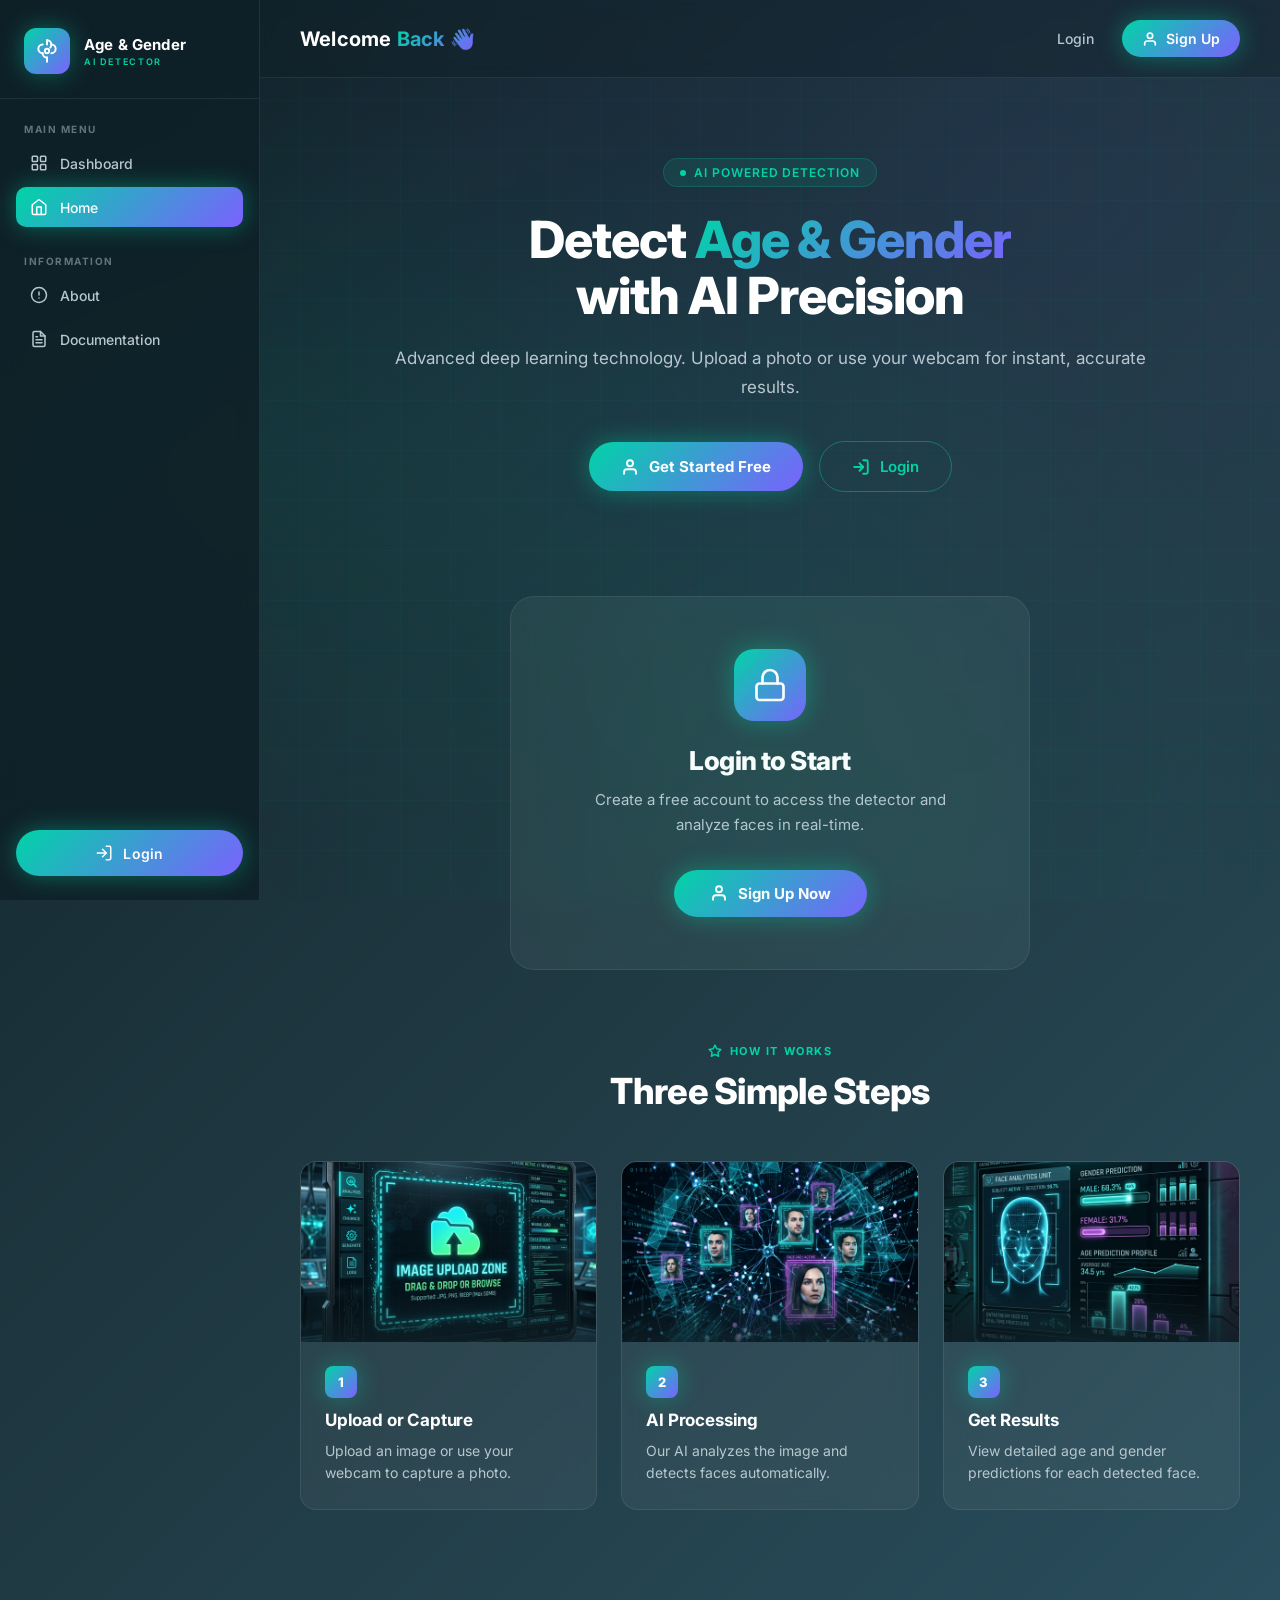
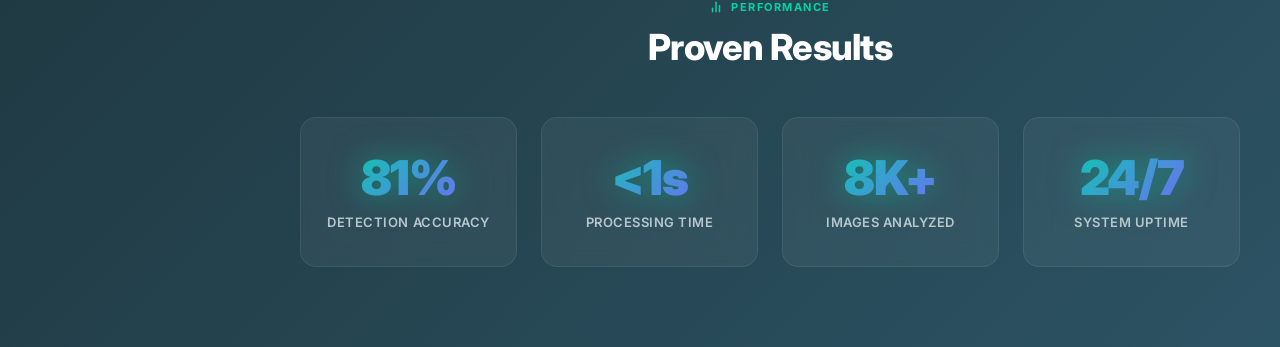
<file: templates/landing.html>
<!DOCTYPE html>
<html lang="en">
<head>
  <meta charset="UTF-8" />
  <meta name="viewport" content="width=device-width, initial-scale=1.0" />
  <title>Age & Gender AI Detector — Advanced Face Analysis</title>
  <meta name="description" content="AI-powered age and gender detection using advanced deep learning technology. Upload a photo or use your webcam for instant, accurate results." />
  <meta name="keywords" content="age detection, gender detection, AI, face analysis, deep learning, computer vision" />
  <link rel="preconnect" href="https://fonts.googleapis.com" />
  <link rel="preconnect" href="https://fonts.gstatic.com" crossorigin />
  <link href="https://fonts.googleapis.com/css2?family=Inter:wght@300;400;500;600;700;800;900&display=swap" rel="stylesheet" />
  <link rel="stylesheet" href="/static/css/landing.css" />
</head>
<body>

<!-- ================================================================
     APP WRAPPER
     ================================================================ -->
<div class="app-wrapper" id="appWrapper">

  <!-- Sidebar Overlay (mobile) -->
  <div class="sidebar-overlay" id="sidebarOverlay" onclick="closeSidebar()"></div>

  <!-- ============================================================
       LEFT SIDEBAR
       ============================================================ -->
  <aside class="sidebar" id="sidebar">

    <!-- Logo -->
    <div class="sidebar-logo">
      <div class="logo-icon">
        <!-- Brain / AI icon -->
        <svg xmlns="http://www.w3.org/2000/svg" viewBox="0 0 24 24" fill="none" stroke="currentColor" stroke-width="1.8" stroke-linecap="round" stroke-linejoin="round">
          <path d="M12 2a4 4 0 0 1 4 4c0 1.1-.4 2.1-1 2.8"/>
          <path d="M8 6a4 4 0 0 0 0 8"/>
          <path d="M12 18v4"/>
          <path d="M8 14a4 4 0 0 0 4 4"/>
          <circle cx="12" cy="12" r="2"/>
          <path d="M16 6a4 4 0 0 1 0 8"/>
          <path d="M12 6V2"/>
        </svg>
      </div>
      <div class="logo-text">
        <div class="logo-title">Age &amp; Gender</div>
        <div class="logo-subtitle">AI Detector</div>
      </div>
    </div>

    <!-- Navigation -->
    <nav class="sidebar-nav">

      <!-- MAIN MENU -->
      <div>
        <div class="nav-section-title">Main Menu</div>
        <div class="nav-section">
          <a href="#" class="nav-item" id="nav-dashboard" onclick="handleNav('dashboard', event)">
            <svg class="nav-icon" xmlns="http://www.w3.org/2000/svg" viewBox="0 0 24 24" fill="none" stroke="currentColor" stroke-width="2" stroke-linecap="round" stroke-linejoin="round">
              <rect x="3" y="3" width="7" height="7" rx="1"/>
              <rect x="14" y="3" width="7" height="7" rx="1"/>
              <rect x="3" y="14" width="7" height="7" rx="1"/>
              <rect x="14" y="14" width="7" height="7" rx="1"/>
            </svg>
            <span class="nav-label">Dashboard</span>
          </a>

          <a href="#" class="nav-item active" id="nav-home" onclick="handleNav('home', event)">
            <svg class="nav-icon" xmlns="http://www.w3.org/2000/svg" viewBox="0 0 24 24" fill="none" stroke="currentColor" stroke-width="2" stroke-linecap="round" stroke-linejoin="round">
              <path d="M3 9l9-7 9 7v11a2 2 0 0 1-2 2H5a2 2 0 0 1-2-2z"/>
              <polyline points="9,22 9,12 15,12 15,22"/>
            </svg>
            <span class="nav-label">Home</span>
          </a>
        </div>
      </div>

      <!-- INFORMATION -->
      <div>
        <div class="nav-section-title">Information</div>
        <div class="nav-section">
          <a href="#" class="nav-item" id="nav-about" onclick="handleNav('about', event)">
            <svg class="nav-icon" xmlns="http://www.w3.org/2000/svg" viewBox="0 0 24 24" fill="none" stroke="currentColor" stroke-width="2" stroke-linecap="round" stroke-linejoin="round">
              <circle cx="12" cy="12" r="10"/>
              <line x1="12" y1="8" x2="12" y2="12"/>
              <line x1="12" y1="16" x2="12.01" y2="16"/>
            </svg>
            <span class="nav-label">About</span>
          </a>

          <a href="#" class="nav-item" id="nav-docs" onclick="handleNav('docs', event)">
            <svg class="nav-icon" xmlns="http://www.w3.org/2000/svg" viewBox="0 0 24 24" fill="none" stroke="currentColor" stroke-width="2" stroke-linecap="round" stroke-linejoin="round">
              <path d="M14 2H6a2 2 0 0 0-2 2v16a2 2 0 0 0 2 2h12a2 2 0 0 0 2-2V8z"/>
              <polyline points="14,2 14,8 20,8"/>
              <line x1="16" y1="13" x2="8" y2="13"/>
              <line x1="16" y1="17" x2="8" y2="17"/>
              <polyline points="10,9 9,9 8,9"/>
            </svg>
            <span class="nav-label">Documentation</span>
          </a>
        </div>
      </div>

    </nav>

    <!-- Sidebar Login Button -->
    <div class="sidebar-footer">
      <button class="sidebar-login-btn" id="sidebarLoginBtn" onclick="goToLogin()">
        <svg xmlns="http://www.w3.org/2000/svg" viewBox="0 0 24 24" fill="none" stroke="currentColor" stroke-width="2" stroke-linecap="round" stroke-linejoin="round">
          <path d="M15 3h4a2 2 0 0 1 2 2v14a2 2 0 0 1-2 2h-4"/>
          <polyline points="10,17 15,12 10,7"/>
          <line x1="15" y1="12" x2="3" y2="12"/>
        </svg>
        Login
      </button>
    </div>
  </aside>

  <!-- ============================================================
       MAIN CONTENT
       ============================================================ -->
  <main class="main-content" id="mainContent">

    <!-- TOP NAVBAR -->
    <header class="top-navbar">
      <div style="display:flex;align-items:center;gap:16px;">
        <!-- Hamburger (mobile) -->
        <button class="hamburger" id="hamburgerBtn" onclick="toggleSidebar()" aria-label="Toggle menu">
          <span></span>
          <span></span>
          <span></span>
        </button>
        <h1 class="navbar-welcome">Welcome <span>Back 👋</span></h1>
      </div>
      <div class="navbar-actions">
        <button class="btn-text" id="navLoginBtn" onclick="goToLogin()">Login</button>
        <button class="btn-primary" id="navSignupBtn" onclick="goToSignup()">
          <svg xmlns="http://www.w3.org/2000/svg" width="16" height="16" viewBox="0 0 24 24" fill="none" stroke="currentColor" stroke-width="2.5" stroke-linecap="round" stroke-linejoin="round">
            <path d="M20 21v-2a4 4 0 0 0-4-4H8a4 4 0 0 0-4 4v2"/>
            <circle cx="12" cy="7" r="4"/>
          </svg>
          Sign Up
        </button>
      </div>
    </header>

    <!-- MAIN SCROLL CONTENT -->
    <div class="content-area">

      <!-- =====================================================
           HERO SECTION
           ===================================================== -->
      <section class="hero-section" id="heroSection">

        <div class="hero-badge fade-in-up">
          <span class="hero-badge-dot"></span>
          AI Powered Detection
        </div>

        <h2 class="hero-title fade-in-up delay-1">
          Detect <span class="gradient-text">Age & Gender</span><br/>with AI Precision
        </h2>

        <p class="hero-description fade-in-up delay-2">
          Advanced deep learning technology. Upload a photo or use your webcam
          for instant, accurate results.
        </p>

        <div class="hero-buttons fade-in-up delay-3">
          <button class="btn-hero-primary" id="heroGetStartedBtn" onclick="goToSignup()">
            <svg xmlns="http://www.w3.org/2000/svg" width="18" height="18" viewBox="0 0 24 24" fill="none" stroke="currentColor" stroke-width="2.5" stroke-linecap="round" stroke-linejoin="round">
              <path d="M20 21v-2a4 4 0 0 0-4-4H8a4 4 0 0 0-4 4v2"/>
              <circle cx="12" cy="7" r="4"/>
            </svg>
            Get Started Free
          </button>
          <button class="btn-hero-outlined" id="heroLoginBtn" onclick="goToLogin()">
            <svg xmlns="http://www.w3.org/2000/svg" width="18" height="18" viewBox="0 0 24 24" fill="none" stroke="currentColor" stroke-width="2.5" stroke-linecap="round" stroke-linejoin="round">
              <path d="M15 3h4a2 2 0 0 1 2 2v14a2 2 0 0 1-2 2h-4"/>
              <polyline points="10,17 15,12 10,7"/>
              <line x1="15" y1="12" x2="3" y2="12"/>
            </svg>
            Login
          </button>
        </div>
      </section>

      <!-- =====================================================
           LOGIN CARD SECTION
           ===================================================== -->
      <section class="login-card-section" id="loginCardSection">
        <div class="login-card fade-in-up">
          <div class="lock-icon-wrapper">
            <svg xmlns="http://www.w3.org/2000/svg" viewBox="0 0 24 24" fill="none" stroke="currentColor" stroke-width="1.8" stroke-linecap="round" stroke-linejoin="round">
              <rect x="3" y="11" width="18" height="11" rx="2" ry="2"/>
              <path d="M7 11V7a5 5 0 0 1 10 0v4"/>
            </svg>
          </div>
          <h3 class="login-card-title">Login to Start</h3>
          <p class="login-card-desc">
            Create a free account to access the detector and analyze faces in real-time.
          </p>
          <button class="btn-signup" id="loginCardSignupBtn" onclick="goToSignup()">
            <svg xmlns="http://www.w3.org/2000/svg" width="18" height="18" viewBox="0 0 24 24" fill="none" stroke="currentColor" stroke-width="2.5" stroke-linecap="round" stroke-linejoin="round">
              <path d="M20 21v-2a4 4 0 0 0-4-4H8a4 4 0 0 0-4 4v2"/>
              <circle cx="12" cy="7" r="4"/>
            </svg>
            Sign Up Now
          </button>
        </div>
      </section>

      <!-- =====================================================
           FEATURES SECTION
           ===================================================== -->
      <section class="features-section" id="featuresSection">
        <div class="section-header fade-in-up">
          <div class="section-label">
            <svg xmlns="http://www.w3.org/2000/svg" width="14" height="14" viewBox="0 0 24 24" fill="none" stroke="currentColor" stroke-width="2.5" stroke-linecap="round" stroke-linejoin="round">
              <polygon points="12,2 15.09,8.26 22,9.27 17,14.14 18.18,21.02 12,17.77 5.82,21.02 7,14.14 2,9.27 8.91,8.26"/>
            </svg>
            How It Works
          </div>
          <h2 class="section-title">Three Simple Steps</h2>
        </div>

        <div class="features-grid">

          <!-- Card 1 -->
          <div class="feature-card fade-in-up delay-1" id="featureCard1">
            <div class="feature-card-image-wrapper">
              <img
                class="feature-card-image"
                src="/static/images/upload_feature.png"
                alt="Upload or Capture feature"
                loading="lazy"
                onerror="this.src='data:image/svg+xml,<svg xmlns=%22http://www.w3.org/2000/svg%22 width=%22400%22 height=%22180%22><rect fill=%22%230f2027%22 width=%22400%22 height=%22180%22/><text x=%2250%25%22 y=%2250%25%22 dominant-baseline=%22middle%22 text-anchor=%22middle%22 fill=%22%2300d4a7%22 font-size=%2240%22>📁</text></svg>'"
              />
            </div>
            <div class="feature-card-body">
              <div class="feature-card-number">1</div>
              <h3 class="feature-card-title">Upload or Capture</h3>
              <p class="feature-card-text">Upload an image or use your webcam to capture a photo.</p>
            </div>
          </div>

          <!-- Card 2 -->
          <div class="feature-card fade-in-up delay-2" id="featureCard2">
            <div class="feature-card-image-wrapper">
              <img
                class="feature-card-image"
                src="/static/images/ai_processing.png"
                alt="AI Processing feature"
                loading="lazy"
                onerror="this.src='data:image/svg+xml,<svg xmlns=%22http://www.w3.org/2000/svg%22 width=%22400%22 height=%22180%22><rect fill=%22%230f2027%22 width=%22400%22 height=%22180%22/><text x=%2250%25%22 y=%2250%25%22 dominant-baseline=%22middle%22 text-anchor=%22middle%22 fill=%22%237b61ff%22 font-size=%2240%22>🤖</text></svg>'"
              />
            </div>
            <div class="feature-card-body">
              <div class="feature-card-number">2</div>
              <h3 class="feature-card-title">AI Processing</h3>
              <p class="feature-card-text">Our AI analyzes the image and detects faces automatically.</p>
            </div>
          </div>

          <!-- Card 3 -->
          <div class="feature-card fade-in-up delay-3" id="featureCard3">
            <div class="feature-card-image-wrapper">
              <img
                class="feature-card-image"
                src="/static/images/results_feature.png"
                alt="Get Results feature"
                loading="lazy"
                onerror="this.src='data:image/svg+xml,<svg xmlns=%22http://www.w3.org/2000/svg%22 width=%22400%22 height=%22180%22><rect fill=%22%230f2027%22 width=%22400%22 height=%22180%22/><text x=%2250%25%22 y=%2250%25%22 dominant-baseline=%22middle%22 text-anchor=%22middle%22 fill=%22%2300d4a7%22 font-size=%2240%22>📊</text></svg>'"
              />
            </div>
            <div class="feature-card-body">
              <div class="feature-card-number">3</div>
              <h3 class="feature-card-title">Get Results</h3>
              <p class="feature-card-text">View detailed age and gender predictions for each detected face.</p>
            </div>
          </div>

        </div>
      </section>

      <!-- =====================================================
           STATISTICS SECTION
           ===================================================== -->
      <section class="stats-section" id="statsSection">
        <div class="section-header fade-in-up">
          <div class="section-label">
            <svg xmlns="http://www.w3.org/2000/svg" width="14" height="14" viewBox="0 0 24 24" fill="none" stroke="currentColor" stroke-width="2.5" stroke-linecap="round" stroke-linejoin="round">
              <line x1="18" y1="20" x2="18" y2="10"/>
              <line x1="12" y1="20" x2="12" y2="4"/>
              <line x1="6"  y1="20" x2="6"  y2="14"/>
            </svg>
            Performance
          </div>
          <h2 class="section-title">Proven Results</h2>
        </div>

        <div class="stats-grid">
          <div class="stat-card fade-in-up delay-1" id="statCard1">
            <span class="stat-number" data-target="99" data-suffix="%">0%</span>
            <div class="stat-label">Detection Accuracy</div>
          </div>
          <div class="stat-card fade-in-up delay-2" id="statCard2">
            <span class="stat-number">&lt;1s</span>
            <div class="stat-label">Processing Time</div>
          </div>
          <div class="stat-card fade-in-up delay-3" id="statCard3">
            <span class="stat-number" data-target="10000" data-suffix="K+">0K+</span>
            <div class="stat-label">Images Analyzed</div>
          </div>
          <div class="stat-card fade-in-up delay-4" id="statCard4">
            <span class="stat-number">24/7</span>
            <div class="stat-label">System Uptime</div>
          </div>
        </div>
      </section>

    </div><!-- /.content-area -->
  </main>
</div><!-- /.app-wrapper -->

<!-- ================================================================
     FLOATING PARTICLES (JS generated)
     ================================================================ -->
<div id="particlesContainer" aria-hidden="true"></div>

<script src="/static/js/landing.js"></script>
</body>
</html>
</file>
<file: static/css/landing.css>
/* ============================================================
   Age & Gender AI Detector — Landing Page CSS
   Dark AI SaaS Theme | Glassmorphism | Teal/Green Accents
   ============================================================ */

@import url('https://fonts.googleapis.com/css2?family=Inter:wght@300;400;500;600;700;800;900&display=swap');

/* ── CSS Variables ── */
:root {
  --bg-gradient: linear-gradient(135deg, #0f2027 0%, #203a43 50%, #2c5364 100%);
  --sidebar-bg: rgba(15, 32, 39, 0.85);
  --sidebar-width: 260px;
  --primary-gradient: linear-gradient(135deg, #00d4a7, #7b61ff);
  --primary-gradient-hover: linear-gradient(135deg, #00f0c0, #9b81ff);
  --teal: #00d4a7;
  --purple: #7b61ff;
  --text-primary: #ffffff;
  --text-secondary: #b8c7ce;
  --card-bg: rgba(255, 255, 255, 0.05);
  --card-border: rgba(255, 255, 255, 0.08);
  --card-blur: blur(12px);
  --radius: 16px;
  --radius-sm: 10px;
  --radius-lg: 24px;
  --glow-teal: 0 0 24px rgba(0, 212, 167, 0.4);
  --glow-purple: 0 0 24px rgba(123, 97, 255, 0.4);
  --transition: all 0.3s cubic-bezier(0.4, 0, 0.2, 1);
  --sidebar-collapsed: 0px;
}

/* ── Reset & Base ── */
*, *::before, *::after {
  box-sizing: border-box;
  margin: 0;
  padding: 0;
}

html { scroll-behavior: smooth; }

body {
  font-family: 'Inter', sans-serif;
  background: var(--bg-gradient);
  min-height: 100vh;
  color: var(--text-primary);
  overflow-x: hidden;
  position: relative;
}

/* Animated background particles */
body::before {
  content: '';
  position: fixed;
  inset: 0;
  background:
    radial-gradient(ellipse at 20% 50%, rgba(0, 212, 167, 0.07) 0%, transparent 60%),
    radial-gradient(ellipse at 80% 20%, rgba(123, 97, 255, 0.07) 0%, transparent 60%),
    radial-gradient(ellipse at 60% 80%, rgba(0, 212, 167, 0.05) 0%, transparent 50%);
  pointer-events: none;
  z-index: 0;
}

/* grid overlay */
body::after {
  content: '';
  position: fixed;
  inset: 0;
  background-image:
    linear-gradient(rgba(0,212,167,0.03) 1px, transparent 1px),
    linear-gradient(90deg, rgba(0,212,167,0.03) 1px, transparent 1px);
  background-size: 50px 50px;
  pointer-events: none;
  z-index: 0;
}

/* ── App Wrapper ── */
.app-wrapper {
  display: flex;
  min-height: 100vh;
  position: relative;
  z-index: 1;
}

/* ============================================================
   SIDEBAR
   ============================================================ */
.sidebar {
  width: var(--sidebar-width);
  min-height: 100vh;
  background: var(--sidebar-bg);
  backdrop-filter: var(--card-blur);
  -webkit-backdrop-filter: var(--card-blur);
  border-right: 1px solid var(--card-border);
  display: flex;
  flex-direction: column;
  position: fixed;
  left: 0;
  top: 0;
  bottom: 0;
  z-index: 100;
  transition: var(--transition);
  padding: 0 0 24px 0;
  overflow: hidden;
}

/* Logo */
.sidebar-logo {
  display: flex;
  align-items: center;
  gap: 14px;
  padding: 28px 24px 24px;
  border-bottom: 1px solid var(--card-border);
}

.logo-icon {
  width: 46px;
  height: 46px;
  border-radius: 12px;
  background: var(--primary-gradient);
  display: flex;
  align-items: center;
  justify-content: center;
  box-shadow: var(--glow-teal);
  flex-shrink: 0;
  animation: logoBreath 3s ease-in-out infinite;
}

@keyframes logoBreath {
  0%, 100% { box-shadow: var(--glow-teal); }
  50% { box-shadow: 0 0 36px rgba(0, 212, 167, 0.7); }
}

.logo-icon svg {
  width: 26px;
  height: 26px;
  color: #fff;
}

.logo-text .logo-title {
  font-size: 15px;
  font-weight: 700;
  color: var(--text-primary);
  line-height: 1.2;
  letter-spacing: 0.01em;
}

.logo-text .logo-subtitle {
  font-size: 9px;
  font-weight: 600;
  color: var(--teal);
  letter-spacing: 0.18em;
  text-transform: uppercase;
  margin-top: 2px;
}

/* Nav Sections */
.sidebar-nav {
  flex: 1;
  padding: 24px 16px;
  display: flex;
  flex-direction: column;
  gap: 28px;
  overflow-y: auto;
}

.sidebar-nav::-webkit-scrollbar { width: 0; }

.nav-section-title {
  font-size: 10px;
  font-weight: 700;
  color: rgba(184, 199, 206, 0.5);
  letter-spacing: 0.15em;
  text-transform: uppercase;
  padding: 0 8px;
  margin-bottom: 8px;
}

.nav-section {
  display: flex;
  flex-direction: column;
  gap: 4px;
}

.nav-item {
  display: flex;
  align-items: center;
  gap: 12px;
  padding: 11px 14px;
  border-radius: var(--radius-sm);
  cursor: pointer;
  transition: var(--transition);
  color: var(--text-secondary);
  font-size: 14px;
  font-weight: 500;
  text-decoration: none;
  position: relative;
  overflow: hidden;
}

.nav-item::before {
  content: '';
  position: absolute;
  inset: 0;
  background: var(--primary-gradient);
  opacity: 0;
  transition: opacity 0.3s;
  border-radius: var(--radius-sm);
}

.nav-item:hover {
  color: var(--text-primary);
}

.nav-item:hover::before { opacity: 0.07; }

.nav-item:hover .nav-icon { color: var(--teal); }

.nav-item.active {
  background: var(--primary-gradient);
  color: #fff;
  box-shadow: var(--glow-teal);
}

.nav-item.active .nav-icon { color: #fff; }

.nav-icon {
  width: 18px;
  height: 18px;
  flex-shrink: 0;
  transition: var(--transition);
  position: relative;
  z-index: 1;
}

.nav-label {
  position: relative;
  z-index: 1;
}

/* Sidebar Login Button */
.sidebar-footer {
  padding: 0 16px;
  margin-top: auto;
}

.sidebar-login-btn {
  display: flex;
  align-items: center;
  justify-content: center;
  gap: 10px;
  width: 100%;
  padding: 14px 20px;
  background: var(--primary-gradient);
  border: none;
  border-radius: 50px;
  color: #fff;
  font-size: 14px;
  font-weight: 600;
  cursor: pointer;
  transition: var(--transition);
  box-shadow: var(--glow-teal);
  font-family: 'Inter', sans-serif;
  letter-spacing: 0.02em;
}

.sidebar-login-btn:hover {
  background: var(--primary-gradient-hover);
  box-shadow: 0 0 36px rgba(0, 212, 167, 0.6);
  transform: translateY(-2px);
}

.sidebar-login-btn svg {
  width: 18px;
  height: 18px;
}

/* ============================================================
   MAIN CONTENT
   ============================================================ */
.main-content {
  margin-left: var(--sidebar-width);
  flex: 1;
  display: flex;
  flex-direction: column;
  min-height: 100vh;
  transition: margin-left 0.3s cubic-bezier(0.4, 0, 0.2, 1);
}

/* ── TOP NAVBAR ── */
.top-navbar {
  display: flex;
  align-items: center;
  justify-content: space-between;
  padding: 20px 40px;
  backdrop-filter: blur(8px);
  -webkit-backdrop-filter: blur(8px);
  border-bottom: 1px solid var(--card-border);
  background: rgba(15, 32, 39, 0.4);
  position: sticky;
  top: 0;
  z-index: 50;
}

.navbar-welcome {
  font-size: 20px;
  font-weight: 700;
  color: var(--text-primary);
  letter-spacing: 0.01em;
}

.navbar-welcome span {
  background: var(--primary-gradient);
  -webkit-background-clip: text;
  -webkit-text-fill-color: transparent;
  background-clip: text;
}

.navbar-actions {
  display: flex;
  align-items: center;
  gap: 12px;
}

.btn-text {
  background: none;
  border: none;
  color: var(--text-secondary);
  font-size: 14px;
  font-weight: 500;
  cursor: pointer;
  padding: 8px 16px;
  border-radius: 8px;
  transition: var(--transition);
  font-family: 'Inter', sans-serif;
}

.btn-text:hover {
  color: var(--text-primary);
  background: var(--card-bg);
}

.btn-primary {
  display: flex;
  align-items: center;
  gap: 8px;
  padding: 10px 20px;
  background: var(--primary-gradient);
  border: none;
  border-radius: 50px;
  color: #fff;
  font-size: 14px;
  font-weight: 600;
  cursor: pointer;
  transition: var(--transition);
  font-family: 'Inter', sans-serif;
  box-shadow: var(--glow-teal);
}

.btn-primary:hover {
  background: var(--primary-gradient-hover);
  box-shadow: 0 0 32px rgba(0, 212, 167, 0.6);
  transform: translateY(-2px);
}

.btn-outlined {
  display: flex;
  align-items: center;
  gap: 8px;
  padding: 10px 22px;
  background: transparent;
  border: 1.5px solid rgba(0, 212, 167, 0.5);
  border-radius: 50px;
  color: var(--teal);
  font-size: 14px;
  font-weight: 600;
  cursor: pointer;
  transition: var(--transition);
  font-family: 'Inter', sans-serif;
}

.btn-outlined:hover {
  border-color: var(--teal);
  background: rgba(0, 212, 167, 0.08);
  box-shadow: 0 0 20px rgba(0, 212, 167, 0.25);
  transform: translateY(-2px);
}

/* ── CONTENT AREA ── */
.content-area {
  padding: 48px 40px;
  display: flex;
  flex-direction: column;
  gap: 72px;
}

/* ── HERO SECTION ── */
.hero-section {
  text-align: center;
  max-width: 760px;
  margin: 0 auto;
  padding: 32px 0;
}

.hero-badge {
  display: inline-flex;
  align-items: center;
  gap: 8px;
  background: rgba(0, 212, 167, 0.1);
  border: 1px solid rgba(0, 212, 167, 0.2);
  border-radius: 50px;
  padding: 6px 16px;
  font-size: 12px;
  font-weight: 600;
  color: var(--teal);
  letter-spacing: 0.08em;
  text-transform: uppercase;
  margin-bottom: 24px;
}

.hero-badge-dot {
  width: 6px;
  height: 6px;
  border-radius: 50%;
  background: var(--teal);
  animation: pulse 2s ease-in-out infinite;
}

@keyframes pulse {
  0%, 100% { opacity: 1; transform: scale(1); }
  50% { opacity: 0.5; transform: scale(0.7); }
}

.hero-title {
  font-size: clamp(28px, 4vw, 52px);
  font-weight: 800;
  line-height: 1.1;
  letter-spacing: -0.02em;
  margin-bottom: 20px;
}

.hero-title .gradient-text {
  background: var(--primary-gradient);
  -webkit-background-clip: text;
  -webkit-text-fill-color: transparent;
  background-clip: text;
}

.hero-description {
  font-size: 17px;
  color: var(--text-secondary);
  line-height: 1.7;
  margin-bottom: 40px;
  font-weight: 400;
}

.hero-buttons {
  display: flex;
  align-items: center;
  justify-content: center;
  gap: 16px;
  flex-wrap: wrap;
}

.btn-hero-primary {
  display: flex;
  align-items: center;
  gap: 10px;
  padding: 15px 32px;
  background: var(--primary-gradient);
  border: none;
  border-radius: 50px;
  color: #fff;
  font-size: 15px;
  font-weight: 700;
  cursor: pointer;
  transition: var(--transition);
  font-family: 'Inter', sans-serif;
  box-shadow: var(--glow-teal);
  position: relative;
  overflow: hidden;
}

.btn-hero-primary::after {
  content: '';
  position: absolute;
  inset: 0;
  background: linear-gradient(135deg, rgba(255,255,255,0.2), transparent);
  opacity: 0;
  transition: opacity 0.3s;
}

.btn-hero-primary:hover::after { opacity: 1; }
.btn-hero-primary:hover {
  box-shadow: 0 0 48px rgba(0, 212, 167, 0.6), 0 8px 32px rgba(0, 212, 167, 0.3);
  transform: translateY(-3px);
}

.btn-hero-outlined {
  display: flex;
  align-items: center;
  gap: 10px;
  padding: 15px 32px;
  background: transparent;
  border: 1.5px solid rgba(0, 212, 167, 0.4);
  border-radius: 50px;
  color: var(--teal);
  font-size: 15px;
  font-weight: 600;
  cursor: pointer;
  transition: var(--transition);
  font-family: 'Inter', sans-serif;
}

.btn-hero-outlined:hover {
  border-color: var(--teal);
  background: rgba(0, 212, 167, 0.1);
  box-shadow: 0 0 32px rgba(0, 212, 167, 0.2);
  transform: translateY(-3px);
}

/* ── LOGIN CARD SECTION ── */
.login-card-section {
  display: flex;
  justify-content: center;
}

.login-card {
  background: var(--card-bg);
  backdrop-filter: var(--card-blur);
  -webkit-backdrop-filter: var(--card-blur);
  border: 1px solid var(--card-border);
  border-radius: var(--radius-lg);
  padding: 52px 56px;
  text-align: center;
  max-width: 520px;
  width: 100%;
  position: relative;
  overflow: hidden;
  transition: var(--transition);
}

.login-card::before {
  content: '';
  position: absolute;
  top: -50%;
  left: -50%;
  width: 200%;
  height: 200%;
  background: radial-gradient(circle at center, rgba(0,212,167,0.04) 0%, transparent 70%);
  pointer-events: none;
}

.login-card:hover {
  border-color: rgba(0, 212, 167, 0.2);
  box-shadow: 0 0 48px rgba(0, 212, 167, 0.1), 0 24px 64px rgba(0,0,0,0.3);
  transform: translateY(-4px);
}

.lock-icon-wrapper {
  width: 72px;
  height: 72px;
  border-radius: 20px;
  background: var(--primary-gradient);
  display: flex;
  align-items: center;
  justify-content: center;
  margin: 0 auto 24px;
  box-shadow: var(--glow-teal);
  animation: logoBreath 3s ease-in-out infinite;
}

.lock-icon-wrapper svg {
  width: 36px;
  height: 36px;
  color: #fff;
}

.login-card-title {
  font-size: 26px;
  font-weight: 800;
  color: var(--text-primary);
  margin-bottom: 12px;
  letter-spacing: -0.02em;
}

.login-card-desc {
  font-size: 15px;
  color: var(--text-secondary);
  line-height: 1.65;
  margin-bottom: 32px;
}

.btn-signup {
  display: inline-flex;
  align-items: center;
  gap: 10px;
  padding: 14px 36px;
  background: var(--primary-gradient);
  border: none;
  border-radius: 50px;
  color: #fff;
  font-size: 15px;
  font-weight: 700;
  cursor: pointer;
  transition: var(--transition);
  font-family: 'Inter', sans-serif;
  box-shadow: var(--glow-teal);
}

.btn-signup:hover {
  box-shadow: 0 0 48px rgba(0, 212, 167, 0.6);
  transform: translateY(-3px);
}

/* ── FEATURES SECTION ── */
.section-header {
  text-align: center;
  margin-bottom: 48px;
}

.section-label {
  display: inline-flex;
  align-items: center;
  gap: 8px;
  font-size: 11px;
  font-weight: 700;
  color: var(--teal);
  letter-spacing: 0.14em;
  text-transform: uppercase;
  margin-bottom: 12px;
}

.section-title {
  font-size: clamp(24px, 3vw, 36px);
  font-weight: 800;
  color: var(--text-primary);
  letter-spacing: -0.02em;
  line-height: 1.2;
}

.features-grid {
  display: grid;
  grid-template-columns: repeat(3, 1fr);
  gap: 24px;
}

.feature-card {
  background: var(--card-bg);
  backdrop-filter: var(--card-blur);
  -webkit-backdrop-filter: var(--card-blur);
  border: 1px solid var(--card-border);
  border-radius: var(--radius);
  overflow: hidden;
  transition: var(--transition);
  cursor: pointer;
  position: relative;
}

.feature-card::after {
  content: '';
  position: absolute;
  inset: 0;
  border-radius: var(--radius);
  box-shadow: inset 0 0 0 1px rgba(0, 212, 167, 0);
  transition: box-shadow 0.4s;
}

.feature-card:hover {
  transform: translateY(-8px);
  border-color: rgba(0, 212, 167, 0.25);
  box-shadow: 0 0 40px rgba(0, 212, 167, 0.15), 0 20px 60px rgba(0,0,0,0.4);
}

.feature-card:hover::after {
  box-shadow: inset 0 0 0 1px rgba(0, 212, 167, 0.3);
}

.feature-card-image {
  width: 100%;
  height: 180px;
  object-fit: cover;
  display: block;
  position: relative;
}

.feature-card-image-wrapper {
  position: relative;
  overflow: hidden;
}

.feature-card-image-wrapper::after {
  content: '';
  position: absolute;
  bottom: 0;
  left: 0;
  right: 0;
  height: 60px;
  background: linear-gradient(to bottom, transparent, rgba(15,32,39,0.8));
}

.feature-card-body {
  padding: 24px;
}

.feature-card-number {
  display: inline-flex;
  align-items: center;
  justify-content: center;
  width: 32px;
  height: 32px;
  border-radius: 8px;
  background: var(--primary-gradient);
  font-size: 13px;
  font-weight: 800;
  color: #fff;
  margin-bottom: 12px;
  box-shadow: var(--glow-teal);
}

.feature-card-title {
  font-size: 17px;
  font-weight: 700;
  color: var(--text-primary);
  margin-bottom: 10px;
  letter-spacing: -0.01em;
}

.feature-card-text {
  font-size: 14px;
  color: var(--text-secondary);
  line-height: 1.6;
}

/* ── STATISTICS SECTION ── */
.stats-section {
  padding: 16px 0 32px;
}

.stats-grid {
  display: grid;
  grid-template-columns: repeat(4, 1fr);
  gap: 24px;
}

.stat-card {
  background: var(--card-bg);
  backdrop-filter: var(--card-blur);
  -webkit-backdrop-filter: var(--card-blur);
  border: 1px solid var(--card-border);
  border-radius: var(--radius);
  padding: 36px 24px;
  text-align: center;
  transition: var(--transition);
  position: relative;
  overflow: hidden;
}

.stat-card::before {
  content: '';
  position: absolute;
  bottom: 0;
  left: 0;
  right: 0;
  height: 2px;
  background: var(--primary-gradient);
  transform: scaleX(0);
  transition: transform 0.4s cubic-bezier(0.4, 0, 0.2, 1);
}

.stat-card:hover::before { transform: scaleX(1); }

.stat-card:hover {
  border-color: rgba(0, 212, 167, 0.2);
  transform: translateY(-6px);
  box-shadow: 0 0 32px rgba(0, 212, 167, 0.12), 0 16px 40px rgba(0,0,0,0.3);
}

.stat-number {
  font-size: 48px;
  font-weight: 900;
  letter-spacing: -0.03em;
  line-height: 1;
  margin-bottom: 12px;
  background: var(--primary-gradient);
  -webkit-background-clip: text;
  -webkit-text-fill-color: transparent;
  background-clip: text;
  filter: drop-shadow(0 0 16px rgba(0, 212, 167, 0.5));
  display: block;
}

.stat-label {
  font-size: 13px;
  font-weight: 600;
  color: var(--text-secondary);
  letter-spacing: 0.04em;
  text-transform: uppercase;
}

/* ── FLOATING PARTICLES ── */
.particle {
  position: fixed;
  border-radius: 50%;
  pointer-events: none;
  z-index: 0;
  animation: floatParticle linear infinite;
  opacity: 0;
}

@keyframes floatParticle {
  0% { transform: translateY(100vh) scale(0); opacity: 0; }
  10% { opacity: 0.6; }
  90% { opacity: 0.2; }
  100% { transform: translateY(-100px) scale(1); opacity: 0; }
}

/* ── PAGE OVERLAY (sidebar mobile) ── */
.sidebar-overlay {
  display: none;
  position: fixed;
  inset: 0;
  background: rgba(0,0,0,0.6);
  z-index: 90;
  backdrop-filter: blur(2px);
}

.sidebar-overlay.active { display: block; }

/* Mobile hamburger */
.hamburger {
  display: none;
  flex-direction: column;
  gap: 5px;
  cursor: pointer;
  padding: 4px;
  background: none;
  border: none;
}

.hamburger span {
  display: block;
  width: 22px;
  height: 2px;
  background: var(--text-primary);
  border-radius: 2px;
  transition: var(--transition);
}

/* ============================================================
   RESPONSIVE
   ============================================================ */
@media (max-width: 1024px) {
  .stats-grid { grid-template-columns: repeat(2, 1fr); }
  .features-grid { grid-template-columns: repeat(2, 1fr); }
}

@media (max-width: 768px) {
  .sidebar {
    transform: translateX(-100%);
    box-shadow: none;
  }

  .sidebar.open {
    transform: translateX(0);
    box-shadow: 4px 0 40px rgba(0,0,0,0.5);
  }

  .main-content {
    margin-left: 0 !important;
  }

  .top-navbar {
    padding: 16px 20px;
  }

  .navbar-welcome { font-size: 17px; }

  .hamburger { display: flex; }

  .content-area {
    padding: 32px 20px;
    gap: 52px;
  }

  .hero-section { padding: 16px 0; }
  .hero-description { font-size: 15px; }

  .features-grid { grid-template-columns: 1fr; }
  .stats-grid { grid-template-columns: repeat(2, 1fr); }

  .login-card { padding: 36px 28px; }

  .stat-number { font-size: 38px; }
}

@media (max-width: 480px) {
  .stats-grid { grid-template-columns: 1fr 1fr; }
  .navbar-actions .btn-text { display: none; }
  .hero-buttons { flex-direction: column; align-items: stretch; }
  .btn-hero-primary, .btn-hero-outlined { justify-content: center; }
}

/* ── SCROLL BAR ── */
::-webkit-scrollbar { width: 6px; }
::-webkit-scrollbar-track { background: transparent; }
::-webkit-scrollbar-thumb {
  background: rgba(0, 212, 167, 0.3);
  border-radius: 3px;
}
::-webkit-scrollbar-thumb:hover { background: rgba(0, 212, 167, 0.6); }

/* ── ANIMATIONS ── */
.fade-in-up {
  opacity: 0;
  transform: translateY(30px);
  animation: fadeInUp 0.7s cubic-bezier(0.4, 0, 0.2, 1) forwards;
}

@keyframes fadeInUp {
  to { opacity: 1; transform: translateY(0); }
}

.delay-1 { animation-delay: 0.1s; }
.delay-2 { animation-delay: 0.2s; }
.delay-3 { animation-delay: 0.3s; }
.delay-4 { animation-delay: 0.4s; }
.delay-5 { animation-delay: 0.5s; }
.delay-6 { animation-delay: 0.6s; }
</file>
